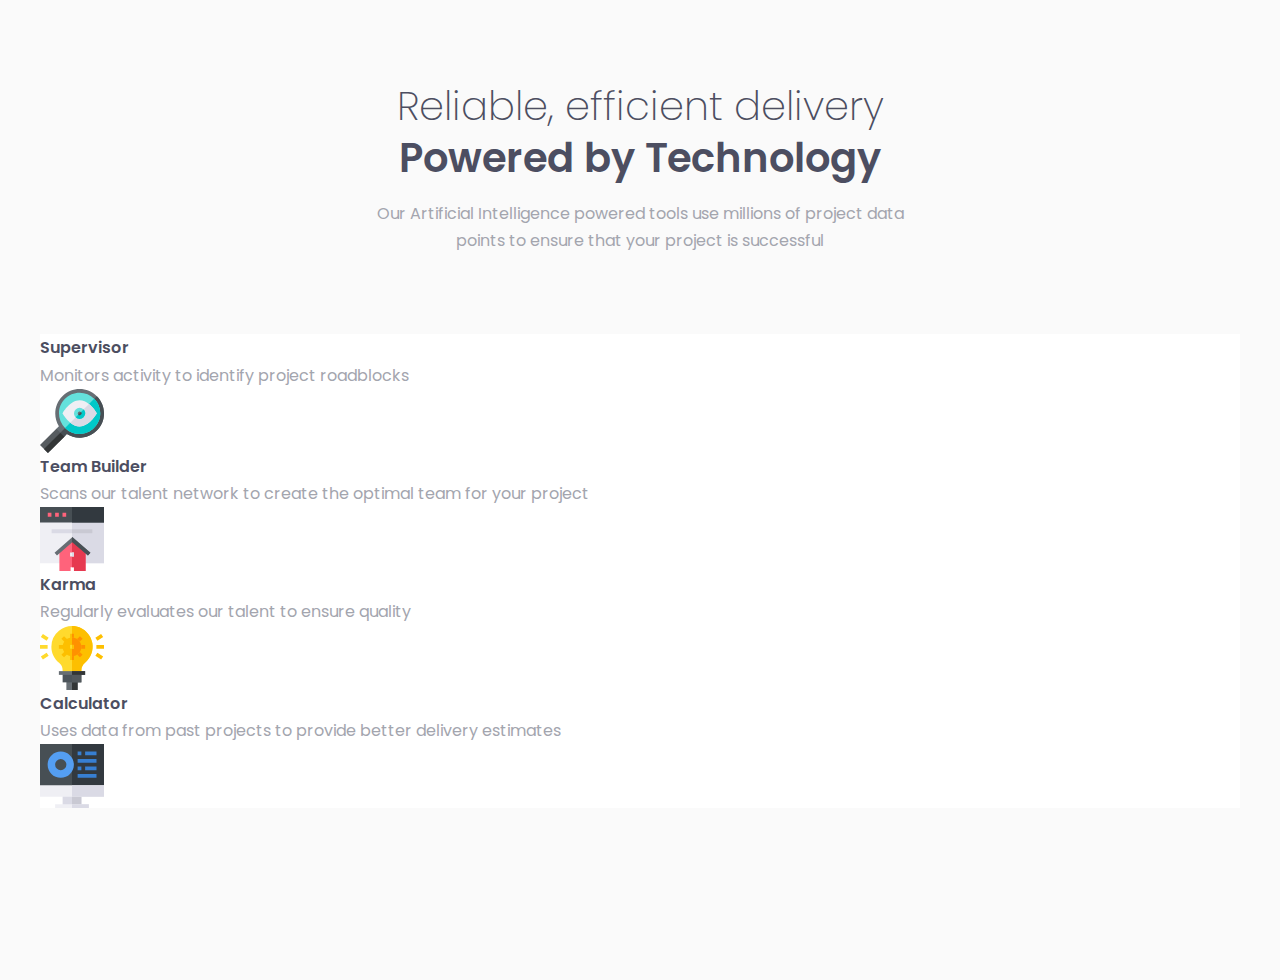
<file: four-card-feature-section/index.html>
<!DOCTYPE html>
<html lang="en">
  <head>
    <meta charset="UTF-8" />
    <meta name="viewport" content="width=device-width, initial-scale=1.0" />
    <!-- displays site properly based on user's device -->

    <link
      rel="icon"
      type="image/png"
      sizes="32x32"
      href="./images/favicon-32x32.png"
    />

    <!-- Fonts -->
    <link rel="preconnect" href="https://fonts.googleapis.com" />
    <link rel="preconnect" href="https://fonts.gstatic.com" crossorigin />
    <link
      href="https://fonts.googleapis.com/css2?family=Poppins:wght@200;400;600&display=swap"
      rel="stylesheet"
    />

    <!-- Custom styles -->
    <link rel="stylesheet" href="reset.css" />
    <link rel="stylesheet" href="style.css" />

    <title>Frontend Mentor | Four card feature section</title>
  </head>

  <body>
    <header>
      <div class="wrapper wrapper--narrow">
        <h1>
          Reliable, efficient delivery<br />
          <span>Powered by Technology</span>
        </h1>
        <p>
          Our Artificial Intelligence powered tools use millions of project data
          points to ensure that your project is successful
        </p>
      </div>
    </header>

    <main>
      <div class="wrapper">
        <div class="content-grid">
          <div class="card">
            <h2>Supervisor</h2>
            <p>Monitors activity to identify project roadblocks</p>
            <img src="images/icon-supervisor.svg" alt="" />
          </div>

          <div class="card">
            <h2>Team Builder</h2>
            <p>
              Scans our talent network to create the optimal team for your
              project
            </p>
            <img src="images/icon-team-builder.svg" alt="" />
          </div>

          <div class="card">
            <h2>Karma</h2>
            <p>Regularly evaluates our talent to ensure quality</p>
            <img src="images/icon-karma.svg" alt="" />
          </div>

          <div class="card">
            <h2>Calculator</h2>
            <p>
              Uses data from past projects to provide better delivery estimates
            </p>
            <img src="images/icon-calculator.svg" alt="" />
          </div>
        </div>
      </div>
    </main>
  </body>
</html>
</file>
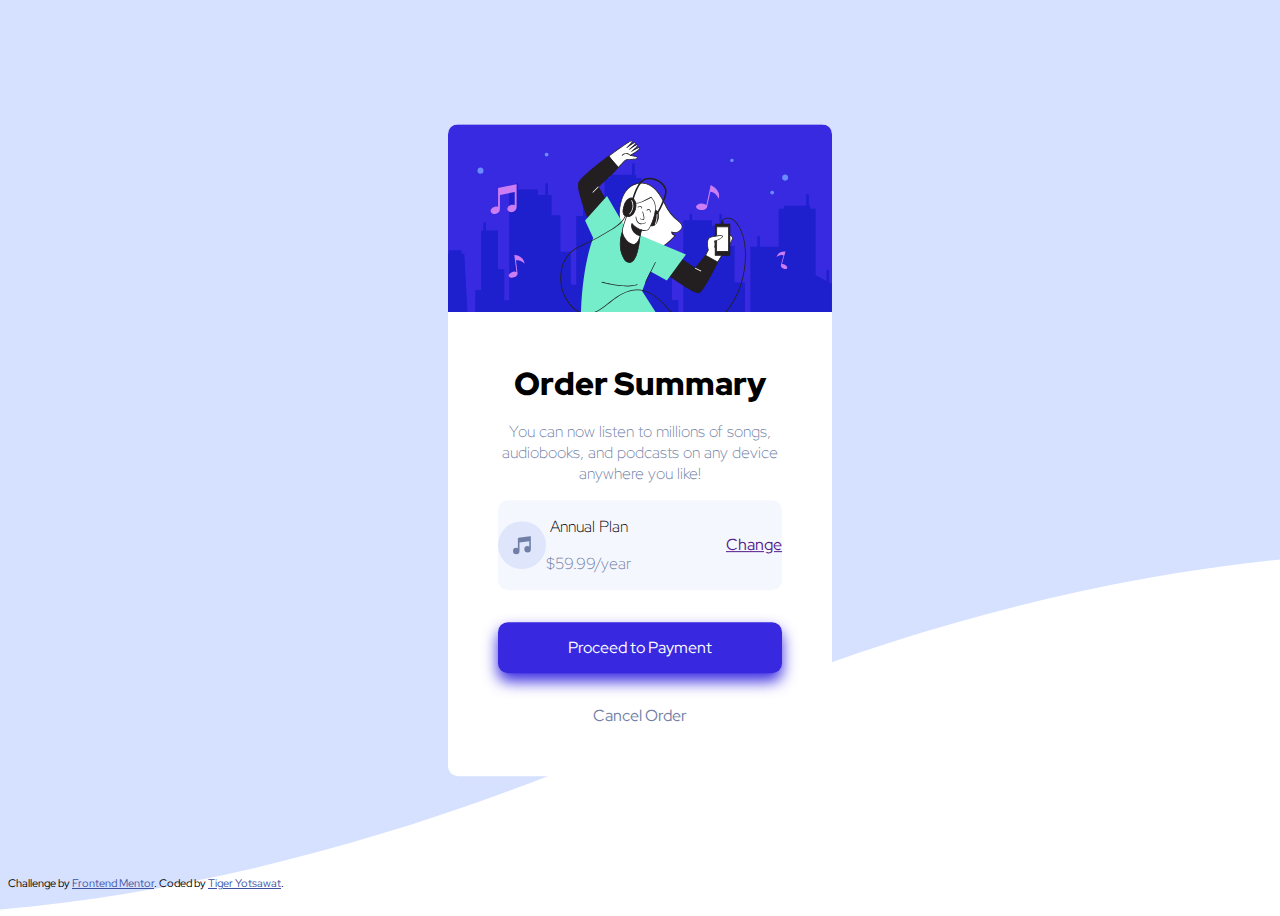
<file: order-summary/index.html>
<!DOCTYPE html>
<html lang="en">

<head>
  <meta charset="UTF-8">
  <meta name="viewport" content="width=device-width, initial-scale=1.0">

  <link rel="icon" type="image/png" sizes="32x32" href="./images/favicon-32x32.png">

  <link rel="preconnect" href="https://fonts.googleapis.com">
  <link rel="preconnect" href="https://fonts.gstatic.com" crossorigin>
  <link href="https://fonts.googleapis.com/css2?family=Red+Hat+Display:wght@500;700;900&display=swap" rel="stylesheet">

  <link rel="stylesheet" href="./main.css">

  <title>Frontend Mentor | Order summary card</title>
</head>

<body>
  <div class="container center w-30">
    <div class="card bg-white">
      <img src="images/illustration-hero.svg" alt="">
      <div class="card-body">
        <h1>Order Summary</h1>

        <p class="text-muted">You can now listen to millions of songs, audiobooks, and podcasts on any
          device anywhere you like!</p>

        <div class="card bg-light mb-2">
          <div class="plan-select">
            <svg xmlns="http://www.w3.org/2000/svg" width="48" height="48">
              <g fill="none" fill-rule="evenodd">
                <circle cx="24" cy="24" r="24" fill="#DFE6FB" />
                <path fill="#717FA6" fill-rule="nonzero"
                  d="M32.574 15.198a.81.81 0 00-.646-.19L20.581 16.63a.81.81 0 00-.696.803V26.934a3.232 3.232 0 00-1.632-.44A3.257 3.257 0 0015 29.747 3.257 3.257 0 0018.253 33a3.257 3.257 0 003.253-3.253v-8.37l9.726-1.39v5.327a3.232 3.232 0 00-1.631-.441 3.257 3.257 0 00-3.254 3.253 3.257 3.257 0 003.254 3.253 3.257 3.257 0 003.253-3.253V15.81a.81.81 0 00-.28-.613z" />
              </g>
            </svg>
            <div>
              <p class="title">Annual Plan</p>
              <p class="text-muted">$59.99/year</p>
            </div>
            <a href="">Change</a>
          </div>
        </div>

        <a href="" class="button mb-2">Proceed to Payment</a>

        <a href="" class="bold-link">Cancel Order</a>
      </div>
    </div>
  </div>

  <div class="attribution">
    Challenge by <a href="https://www.frontendmentor.io?ref=challenge" target="_blank">Frontend Mentor</a>.
    Coded by <a href="#">Tiger Yotsawat</a>.
  </div>
</body>

</html>
</file>
<file: four-card-feature-section/style.css>
:root {
  --ff-sans: "Poppins", sans-serif;

  --fw-light: 200;
  --fw-regular: 400;
  --fw-bold: 600;

  --fs-400: 0.9375rem;
  --fs-500: 1.25rem;
  --fs-600: 1.625rem;
  --fs-900: 2.5rem;

  --clr-neutral-100: hsl(0, 0%, 98%);
  --clr-neutral-400: hsl(229, 6%, 66%);
  --clr-neutral-900: hsl(234, 12%, 34%);

  --clr-accent-red: hsl(0, 78%, 62%);
  --clr-accent-cyan: hsl(180, 62%, 55%);
  --clr-accent-orange: hsl(34, 97%, 64%);
  --clr-accent-blue: hsl(212, 86%, 64%);
}

.wrapper {
  margin-inline: auto;
  max-width: 1200px;
}

.wrapper--narrow {
  max-width: 550px;
}

html {
  background-color: var(--clr-neutral-100);
  font-family: var(--ff-sans);
  font-weight: var(--fw-regular);
  line-height: 1.7;
  color: var(--clr-neutral-400);
}

h1,
h2 {
  color: var(--clr-neutral-900);
}

header {
  text-align: center;
  margin-block: 5rem;
}

h1 {
  font-size: var(--fs-900);
  line-height: 1.3;
  font-weight: var(--fw-light);
  margin-bottom: 1rem;
}

h1 span {
  font-weight: var(--fw-bold);
}

h2 {
  font-weight: var(--fw-bold);
}

.card {
  background-color: white;
}
</file>
<file: order-summary/main.css>
.attribution {
  position: absolute;
  bottom: 10px;
  font-size: 11px;
  text-align: center;
}

.attribution a {
  color: hsl(228, 45%, 44%);
}

body {
  font-family: "Red Hat Display", sans-serif;
  height: 100vh;
  background-image: url("images/pattern-background-mobile.svg");
  background-size: cover;
  background-position: center;
  width: 1440px;
}

p {
  font-size: 16px;
  font-weight: 100;
}

.w-30 {
  width: 30%;
}

.bg-light {
  background: hsl(225, 100%, 98%);
}

.bg-white {
  background: white;
}

.plan-select {
  display: flex;
  justify-content: start;
  align-items: center;
  width: 100%;
}

.plan-select a {
  margin-left: auto;
}

.center {
  position: absolute;
  left: 50%;
  top: 50%;
  transform: translate(-50%, -50%);
}

.card {
  display: flex;
  flex-direction: column;
  align-items: center;
  text-align: center;
  border-radius: 10px;
}

.card > img {
  width: 100%;
  border-radius: 10px 10px 0 0;
}

.bold-link {
  font-weight: 900px;
  text-decoration: none;
  color: hsl(224, 23%, 55%);
}

.card-body {
  display: block;
  padding: 50px 50px 50px 50px;
}

.text-muted {
  color: hsl(224, 23%, 55%);
}

h1 {
  margin: 0;
  font-weight: 900;
}

.mb-2 {
  margin-bottom: 2rem;
}

a.button {
  display: block;
  background-color: hsl(245, 75%, 52%);
  border-radius: 10px;
  color: white;
  text-decoration: none;
  padding: 15px;
  box-shadow: 0px 8px 15px hsl(245, 75%, 52%);
}

.none {
  color: hsl(225, 100%, 94%);
  color: hsl(245, 75%, 52%);
  color: hsl(225, 100%, 98%);
  color: hsl(224, 23%, 55%);
  color: hsl(223, 47%, 23%);
}
</file>
